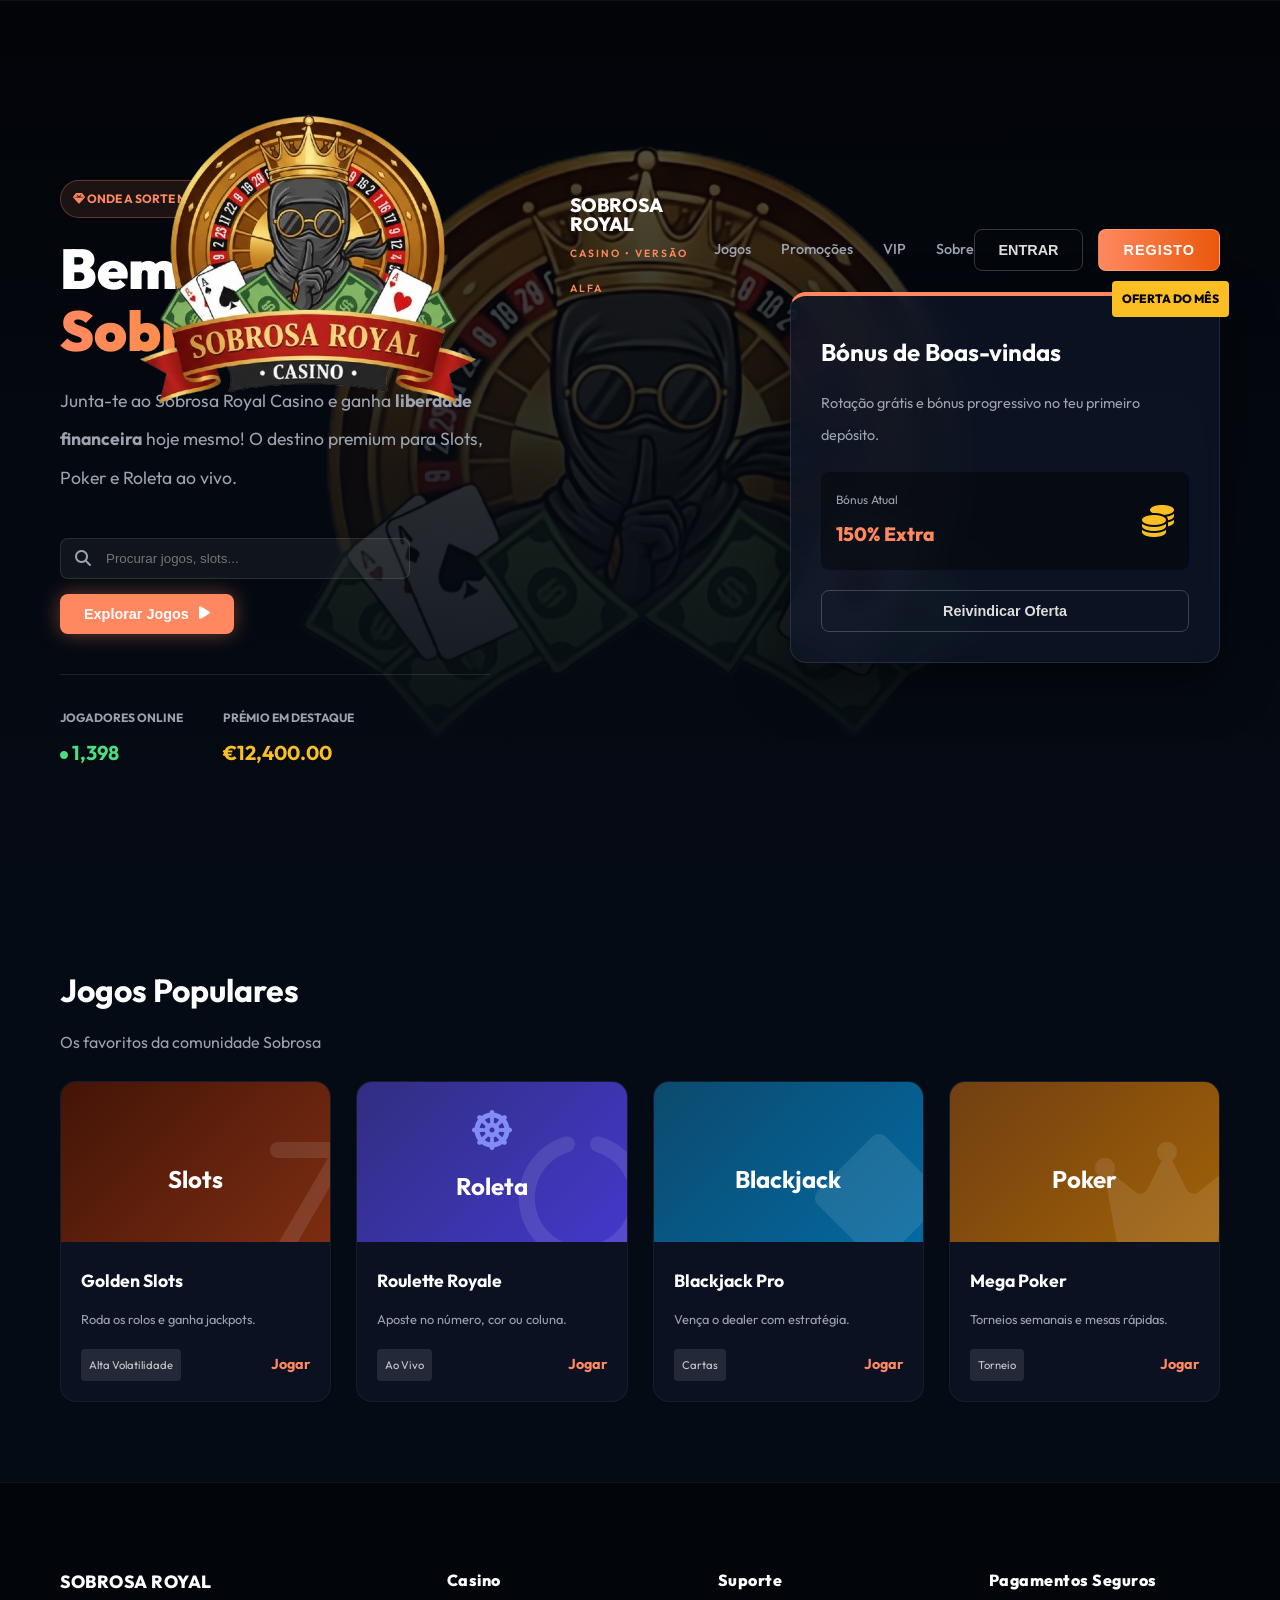
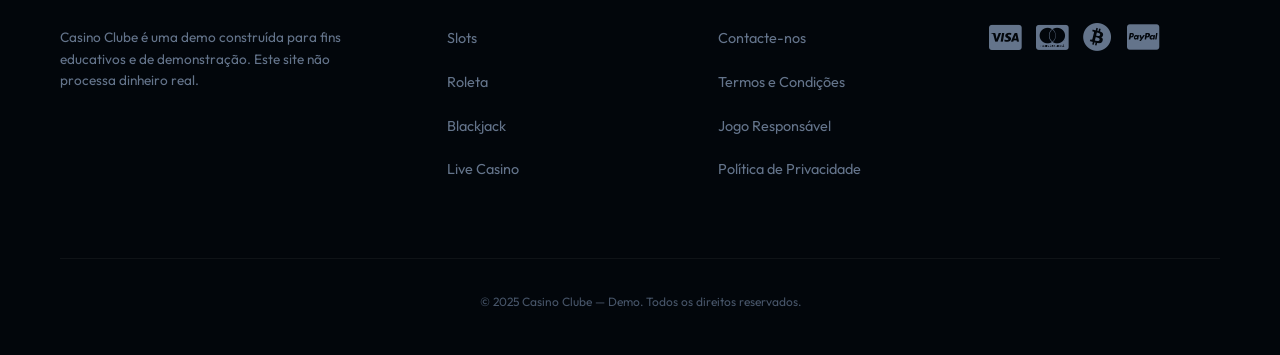
<file: teste-html.html>
<!DOCTYPE html>
<html lang="pt-PT">
<head>
    <meta charset="UTF-8">
    <meta name="viewport" content="width=device-width, initial-scale=1.0">
    <title>Sobrosa Royal Casino - Versão Alpha</title>
    
    <link rel="stylesheet" href="https://cdnjs.cloudflare.com/ajax/libs/font-awesome/6.4.0/css/all.min.css">
    <link href="https://fonts.googleapis.com/css2?family=Outfit:wght@300;400;600;700;900&display=swap" rel="stylesheet">
    
    <link rel="stylesheet" href="Estilos.css">
</head>
<body>

    <nav class="navbar">
        <div class="container nav-content">
            <div class="logo">
                <img src="./Imagens-Casino/SobrosaRoyalCasino.png" class="logo-img" alt="Sobrosa Logo">
                <div class="logo-text">
                    <h1>SOBROSA ROYAL</h1>
                    <span>Casino • Versão Alfa</span>
                </div>
            </div>

            <div class="nav-links">
                <a href="#">Jogos</a>
                <a href="#">Promoções</a>
                <a href="#">VIP</a>
                <a href="#">Sobre</a>
            </div>

            <div class="nav-actions">
                <button class="btn btn-outline">ENTRAR</button>
                <button class="btn btn-gradient">REGISTO</button>
            </div>
        </div>
    </nav>

    <header class="hero">
        <div class="hero-bg">
            <img src="./Imagens-Casino/casinobackground.png" alt="Fundo do Casino">
            <div class="hero-overlay"></div>
            <div class="hero-gradient"></div>
        </div>

        <div class="container hero-grid">
            <div class="hero-content">
                <span class="hero-tag"><i class="fa-solid fa-gem"></i> Onde a sorte nunca acaba</span>
                
                <h1 class="hero-title">
                    Bem-vindo ao <br>
                    <span class="text-gradient">Sobrosa Royal</span>
                </h1>
                
                <p class="hero-desc">
                    Junta-te ao Sobrosa Royal Casino e ganha <strong>liberdade financeira</strong> hoje mesmo! O destino premium para Slots, Poker e Roleta ao vivo.
                </p>
                
                <div style="display: flex; gap: 15px; flex-wrap: wrap; justify-content: inherit;">
                    <div class="search-box">
                        <i class="fa-solid fa-magnifying-glass"></i>
                        <input type="text" placeholder="Procurar jogos, slots...">
                    </div>
                    <button class="btn btn-primary">
                        Explorar Jogos <i class="fa-solid fa-play"></i>
                    </button>
                </div>

                <div class="hero-stats">
                    <div>
                        <span class="stat-label">Jogadores Online</span>
                        <span class="stat-value" style="color: #4ade80">
                            <i class="fa-solid fa-circle" style="font-size: 8px; vertical-align: middle;"></i> 1,398
                        </span>
                    </div>
                    <div>
                        <span class="stat-label">Prémio em Destaque</span>
                        <span class="stat-value text-gold">€12,400.00</span>
                    </div>
                </div>
            </div>

            <div class="hero-card">
                <div class="promo-card">
                    <span class="promo-badge">Oferta do Mês</span>
                    <h3 style="font-size: 1.5rem; font-weight: 700; margin-bottom: 10px;">Bónus de Boas-vindas</h3>
                    <p style="color: #9ca3af; font-size: 0.9rem; margin-bottom: 20px;">Rotação grátis e bónus progressivo no teu primeiro depósito.</p>
                    
                    <div style="background: rgba(0,0,0,0.4); padding: 15px; border-radius: 8px; display: flex; justify-content: space-between; align-items: center; margin-bottom: 20px;">
                        <div>
                            <span style="display: block; font-size: 0.75rem; color: #9ca3af;">Bónus Atual</span>
                            <span class="text-primary" style="font-size: 1.2rem; font-weight: 800;">150% Extra</span>
                        </div>
                        <i class="fa-solid fa-coins text-gold" style="font-size: 2rem;"></i>
                    </div>
                    
                    <button class="btn btn-outline" style="width: 100%; justify-content: center;">Reivindicar Oferta</button>
                </div>
            </div>
        </div>
    </header>

    <section class="section">
        <div class="container">
            <div class="section-header">
                <div>
                    <h2 style="font-size: 2rem; font-weight: 700;">Jogos Populares</h2>
                    <p style="color: var(--text-gray);">Os favoritos da comunidade Sobrosa</p>
                </div>
            </div>

            <div class="games-grid">
                <div class="game-card">
                    <div class="card-visual bg-slots">
                        <i class="fa-solid fa-7 icon-bg"></i>
                        <div style="z-index: 1; text-align: center;">
                            <i class="fa-solid fa-slot-machine text-primary" style="font-size: 2.5rem; margin-bottom: 10px;"></i>
                            <h3 style="font-size: 1.5rem; font-weight: 700;">Slots</h3>
                        </div>
                    </div>
                    <div class="card-content">
                        <h3>Golden Slots</h3>
                        <p>Roda os rolos e ganha jackpots.</p>
                        <div class="card-footer">
                            <span class="tag">Alta Volatilidade</span>
                            <a href="#" class="link-play">Jogar</a>
                        </div>
                    </div>
                </div>

                <div class="game-card">
                    <div class="card-visual bg-roulette">
                        <i class="fa-solid fa-circle-notch icon-bg"></i>
                        <div style="z-index: 1; text-align: center;">
                            <i class="fa-solid fa-dharmachakra" style="font-size: 2.5rem; color: #818cf8; margin-bottom: 10px;"></i>
                            <h3 style="font-size: 1.5rem; font-weight: 700;">Roleta</h3>
                        </div>
                    </div>
                    <div class="card-content">
                        <h3>Roulette Royale</h3>
                        <p>Aposte no número, cor ou coluna.</p>
                        <div class="card-footer">
                            <span class="tag">Ao Vivo</span>
                            <a href="#" class="link-play">Jogar</a>
                        </div>
                    </div>
                </div>

                <div class="game-card">
                    <div class="card-visual bg-cards">
                        <i class="fa-solid fa-diamond icon-bg"></i>
                        <div style="z-index: 1; text-align: center;">
                            <i class="fa-solid fa-cards" style="font-size: 2.5rem; color: #22d3ee; margin-bottom: 10px;"></i>
                            <h3 style="font-size: 1.5rem; font-weight: 700;">Blackjack</h3>
                        </div>
                    </div>
                    <div class="card-content">
                        <h3>Blackjack Pro</h3>
                        <p>Vença o dealer com estratégia.</p>
                        <div class="card-footer">
                            <span class="tag">Cartas</span>
                            <a href="#" class="link-play">Jogar</a>
                        </div>
                    </div>
                </div>

                <div class="game-card">
                    <div class="card-visual bg-poker">
                        <i class="fa-solid fa-crown icon-bg"></i>
                        <div style="z-index: 1; text-align: center;">
                            <i class="fa-solid fa-spade text-gold" style="font-size: 2.5rem; margin-bottom: 10px;"></i>
                            <h3 style="font-size: 1.5rem; font-weight: 700;">Poker</h3>
                        </div>
                    </div>
                    <div class="card-content">
                        <h3>Mega Poker</h3>
                        <p>Torneios semanais e mesas rápidas.</p>
                        <div class="card-footer">
                            <span class="tag">Torneio</span>
                            <a href="#" class="link-play">Jogar</a>
                        </div>
                    </div>
                </div>

            </div>
        </div>
    </section>

    <footer class="footer">
        <div class="container">
            
            <div class="footer-grid">
                
                <div class="footer-col">
                    <h4 class="footer-title brand-title">SOBROSA ROYAL</h4>
                    <p class="footer-desc">
                        Casino Clube é uma demo construída para fins educativos e de demonstração. Este site não processa dinheiro real.
                    </p>
                </div>

                <div class="footer-col">
                    <h4 class="footer-title">Casino</h4>
                    <ul class="footer-links">
                        <li><a href="#">Slots</a></li>
                        <li><a href="#">Roleta</a></li>
                        <li><a href="#">Blackjack</a></li>
                        <li><a href="#">Live Casino</a></li>
                    </ul>
                </div>

                <div class="footer-col">
                    <h4 class="footer-title">Suporte</h4>
                    <ul class="footer-links">
                        <li><a href="#">Contacte-nos</a></li>
                        <li><a href="#">Termos e Condições</a></li>
                        <li><a href="#">Jogo Responsável</a></li>
                        <li><a href="#">Política de Privacidade</a></li>
                    </ul>
                </div>

                <div class="footer-col">
                    <h4 class="footer-title">Pagamentos Seguros</h4>
                    <div class="payment-icons">
                        <i class="fa-brands fa-cc-visa"></i>
                        <i class="fa-brands fa-cc-mastercard"></i>
                        <i class="fa-brands fa-bitcoin"></i>
                        <i class="fa-brands fa-cc-paypal"></i>
                    </div>
                </div>
            </div>

            <div class="footer-bottom">
                <p>&copy; 2025 Casino Clube — Demo. Todos os direitos reservados.</p>
            </div>
        </div>
    </footer>

</body>
</html>
</file>
<file: Estilos.css>
/* --- 1. VARIÁVEIS & CONFIGURAÇÕES GERAIS --- */
:root {
    --bg-dark: #050b14;
    --bg-navy: #0f111a;
    --bg-card: rgba(15, 23, 42, 0.6);
    --primary: #ff8860; /* Laranja Salmão */
    --primary-hover: #e06c45;
    --gold: #fbbf24;
    --text-white: #ffffff;
    --text-gray: #9ca3af;
    --font-main: 'Outfit', sans-serif;
}

* { margin: 0; padding: 0; box-sizing: border-box; }

body {
    background-color: var(--bg-dark);
    color: var(--text-white);
    font-family: var(--font-main);
    line-height: 2.2;
    -webkit-font-smoothing: antialiased;
}

a { text-decoration: none; color: inherit; transition: 0.3s; }
ul { list-style: none; }

.container { max-width: 1200px; margin: 0 auto; padding: 0 20px; }

/* Utilitários de Texto */
.text-primary { color: var(--primary); }
.text-gold { color: var(--gold); }
.text-gradient {
    background: linear-gradient(to right, var(--primary), #fb923c, var(--gold));
    -webkit-background-clip: text;
    background-clip: text;
    color: transparent;
}

/* --- 2. BOTÕES & INPUTS --- */
.btn {
    display: inline-flex;
    align-items: center;
    gap: 10px;
    padding: 12px 24px;
    border-radius: 8px;
    font-weight: 700;
    font-size: 0.9rem;
    cursor: pointer;
    transition: all 0.3s ease;
    border: none;
}

.btn-jogar {
    display: inline-flex;
    align-items: center;
    gap: 10px;
    padding: 0px 10px;
    border-radius: 8px;
    font-weight: 700;
    font-size: 0.9rem;
    cursor: pointer;
    transition: all 0.3s ease;
    border: none;
}

.btn-primary {
    background: var(--primary);
    color: white;
    box-shadow: 0 0 20px rgba(255, 136, 96, 0.4);
}
.btn-primary:hover { background: var(--primary-hover); transform: translateY(-2px); }

.btn-outline {
    background: transparent;
    border: 1px solid rgba(255,255,255,0.2);
    color: #ddd;
}
.btn-outline:hover { border-color: #ea580c; color: #ea580c; }

.btn-gradient {
    background: linear-gradient(90deg, var(--primary), #ea580c);
    color: white;
    border: 1px solid rgba(255,255,255,0.2);
    text-transform: uppercase;
    letter-spacing: 1px;
}

.btn-gradient:hover { border-color: #ea580c; color: #ea580c; background: transparent;}

.search-box { position: relative; width: 100%; max-width: 350px; }
.search-box i { position: absolute; left: 15px; top: 50%; transform: translateY(-50%); color: var(--text-gray); }
.search-box input {
    width: 100%; background: rgba(255,255,255,0.05); border: 1px solid rgba(255,255,255,0.1);
    padding: 12px 12px 12px 45px; border-radius: 8px; color: white; outline: none;
}
.search-box input:focus { border-color: var(--primary); }

/* --- 3. NAVBAR --- */
.navbar {
    position: absolute; top: 0; width: 100%; height: 0px;
    background: transparent;
    border-bottom: 1px solid rgba(255,255,255,0.05); z-index: 100; 
}
.nav-content { display: flex; justify-content: space-between; align-items: center; margin-top: 0px;  }
.logo { display: flex; align-items: center; gap: 10px; }
.logo-text h1 { font-size: 1.2rem; font-weight: 800; line-height: 1; }
.logo-text span { font-size: 0.65rem; color: var(--primary); letter-spacing: 2px; text-transform: uppercase; font-weight: 600; }
.nav-links { display: flex; gap: 30px; }
.nav-links a { font-size: 0.9rem; font-weight: 500; color: var(--text-gray); }
.nav-links a:hover { color: var(--primary); }
.nav-actions { display: flex; gap: 15px; align-items: center; }

/* Fundo escuro por trás do modal */
.overlay {
    position: fixed;
    top: 0;
    left: 0;
    width: 100%;
    height: 100%;
    background: rgba(0, 0, 0, 0.7); /* Fundo preto transparente */
    backdrop-filter: blur(5px);      /* Efeito de desfoque no fundo */
    display: flex;
    justify-content: center;
    align-items: center;
    z-index: 9999;
    
    /* Estado inicial: escondido */
    opacity: 0;
    visibility: hidden;
    transition: all 0.3s ease;
}

/* Classe que torna o modal visível */
.overlay.active {
    opacity: 1;
    visibility: visible;
}

/* Caixa do Modal */
.modal {
    background: #1f2937; /* Cor de fundo do modal (ajusta ao teu tema) */
    color: white;
    padding: 2rem;
    border-radius: 12px;
    width: 90%;
    max-width: 400px;
    position: relative;
    border: 1px solid #374151;
    box-shadow: 0 20px 25px -5px rgba(0, 0, 0, 0.5);
}

/* Campos do formulário */
.field {
    margin-bottom: 1.5rem;
    text-align: left;
}

.field label {
    display: block;
    margin-bottom: 0.5rem;
    font-size: 0.9rem;
    color: #9ca3af;
}

.field input {
    width: 100%;
    padding: 10px;
    border-radius: 6px;
    border: 1px solid #374151;
    background: #111827;
    color: white;
}

/* Botão de fechar (X) */
.close-btn {
    position: absolute;
    top: 10px;
    right: 15px;
    background: none;
    border: none;
    color: #9ca3af;
    font-size: 1.5rem;
    cursor: pointer;
}
.close-btn:hover {
    color: white;
}

/* --- LOGIN MODAL (Estilo Imagem Reference) --- */

/* Fundo desfocado */
.overlay {
    position: fixed;
    top: 0;
    left: 0;
    width: 100%;
    height: 100%;
    background: rgba(5, 11, 20, 0.7); /* Escuro mas transparente */
    backdrop-filter: blur(8px);       /* O efeito de "vidro" desfocado da imagem */
    display: flex;
    justify-content: center;
    align-items: center;
    z-index: 9999;
    opacity: 0;
    visibility: hidden;
    transition: all 0.3s ease;
}

.overlay.active {
    opacity: 1;
    visibility: visible;
}

/* Caixa do Login */
.login-card {
    background-color: #0f141f; /* Azul quase preto, igual à imagem */
    border: 1px solid #1f2937;
    border-radius: 12px;
    padding: 30px;
    width: 100%;
    max-width: 400px;
    box-shadow: 0 25px 50px -12px rgba(0, 0, 0, 0.5);
    font-family: var(--font-main);
}

.login-card h2 {
    color: white;
    font-size: 1.5rem;
    font-weight: 700;
    margin-bottom: 20px;
}

/* Inputs e Labels */
.form-group {
    margin-bottom: 20px;
    text-align: left;
}

.form-group label {
    display: block;
    color: #cbd5e1; /* Cinzento claro */
    font-size: 0.9rem;
    margin-bottom: 8px;
}

.form-group input {
    width: 100%;
    background-color: #050b14; /* Fundo muito escuro para o input */
    border: 1px solid #374151;
    border-radius: 6px;
    padding: 12px 15px;
    color: white;
    font-size: 0.95rem;
    outline: none;
    transition: border-color 0.3s ease;
}

/* O Efeito Dourado ao clicar (Foco) */
.form-group input:focus {
    border-color: var(--gold); /* Usa a tua variável gold (#fbbf24) */
    box-shadow: 0 0 0 1px var(--gold); /* Cria um brilho subtil */
}

/* Botões do Modal */
.form-actions {
    display: flex;
    justify-content: flex-end; /* Alinha à direita como na imagem */
    gap: 15px;
    margin-top: 30px;
}

.btn-cancel {
    background: transparent;
    border: 1px solid #374151;
    color: #cbd5e1;
    padding: 10px 20px;
    border-radius: 6px;
    font-weight: 600;
    cursor: pointer;
    transition: 0.3s;
}

.btn-cancel:hover {
    background: rgba(255, 255, 255, 0.05);
    color: white;
}

.btn-confirm {
    background: #1f2937; /* Fundo escuro igual imagem */
    border: 1px solid var(--gold); /* Borda dourada subtil para destacar */
    color: var(--gold);
    padding: 10px 24px;
    border-radius: 6px;
    font-weight: 700;
    cursor: pointer;
    transition: 0.3s;
}

.btn-confirm:hover {
    background: var(--gold);
    color: #050b14; /* Texto fica escuro ao passar o rato */
}


/* --- 4. HERO (COM IMAGEM FOCADA) --- */
.hero {
    position: relative; padding: 180px 0 100px 0; overflow: hidden;
    min-height: 80vh; display: flex; align-items: center;
}
.hero-bg { position: absolute; top: 0; left: 0; width: 100%; height: 100%; z-index: 0; }
.hero-bg img { width: 100%; height: 100%; object-fit: cover; object-position: center; }
.hero-overlay { position: absolute; top: 0; left: 0; width: 100%; height: 100%; background: rgba(0, 0, 0, 0.6); }
.hero-gradient {
    position: absolute; bottom: 0; left: 0; width: 100%; height: 100%;
    background: linear-gradient(to top, var(--bg-dark) 0%, rgba(5,11,20,0.6) 50%, transparent 100%);
}
.hero-grid { display: grid; grid-template-columns: 1fr 1fr; gap: 300px; position: relative; z-index: 10; align-items: center; }
.hero-tag {
    display: inline-block; background: rgba(255, 136, 96, 0.1); border: 1px solid rgba(255, 136, 96, 0.3);
    color: var(--primary); padding: 5px 12px; border-radius: 20px; font-size: 0.75rem; font-weight: 700; text-transform: uppercase; margin-bottom: 20px;
}
.hero-title { font-size: 3.5rem; font-weight: 900; line-height: 1.1; margin-bottom: 20px; }
.hero-desc { font-size: 1.1rem; color: var(--text-gray); margin-bottom: 40px; max-width: 500px; }
.hero-stats { display: flex; gap: 40px; margin-top: 40px; padding-top: 30px; border-top: 1px solid rgba(255,255,255,0.1); }
.stat-label { font-size: 0.75rem; color: var(--text-gray); text-transform: uppercase; font-weight: 700; display: block; }
.stat-value { font-size: 1.25rem; font-weight: 700; }

/* Cartão Flutuante Hero */
.promo-card {
    background: rgba(15, 23, 42, 0.7); backdrop-filter: blur(12px); border: 1px solid rgba(255, 255, 255, 0.1);
    border-top: 4px solid var(--primary); border-radius: 16px; padding: 30px; position: relative; box-shadow: 0 20px 50px rgba(0,0,0,0.5);
}
.promo-badge {
    position: absolute; top: -15px; right: -10px; background: var(--gold); color: black;
    font-weight: 800; font-size: 0.75rem; padding: 5px 10px; border-radius: 4px; text-transform: uppercase;
}

/* --- 5. GRELHA DE JOGOS --- */
.section { padding: 80px 0; }
.section-header { display: flex; justify-content: space-between; align-items: flex-end; margin-bottom: 20px; }
.games-grid { display: grid; grid-template-columns: repeat(auto-fit, minmax(250px, 1fr)); gap: 25px; }
.game-card {
    background: var(--bg-card); border: 1px solid rgba(255,255,255,0.05); border-radius: 16px; overflow: hidden; transition: 0.3s; cursor: pointer;
}
.game-card:hover { transform: translateY(-5px); border-color: var(--primary); box-shadow: 0 10px 30px -10px rgba(255, 136, 96, 0.3); }
.card-visual { height: 160px; position: relative; display: flex; align-items: center; justify-content: center; overflow: hidden; }
.bg-slots { background: linear-gradient(135deg, #431407, #7c2d12); }
.bg-roulette { background: linear-gradient(135deg, #312e81, #4338ca); }
.bg-cards { background: linear-gradient(135deg, #0c4a6e, #0369a1); }
.bg-poker { background: linear-gradient(135deg, #713f12, #a16207); }
.icon-bg { position: absolute; font-size: 8rem; opacity: 0.1; right: -20px; bottom: -20px; transition: 0.5s; }
.game-card:hover .icon-bg { transform: scale(1.5) rotate(10deg); }
.card-content { padding: 20px; }
.card-content h3 { font-size: 1.1rem; font-weight: 700; margin-bottom: 5px; }
.card-content p { font-size: 0.8rem; color: var(--text-gray); margin-bottom: 15px; }
.card-footer { display: flex; justify-content: space-between; align-items: center; }
.tag { background: rgba(255,255,255,0.1); font-size: 0.7rem; padding: 4px 8px; border-radius: 4px; color: #ccc; }
.link-play { color: var(--primary); font-weight: 700; font-size: 0.9rem; }

/* Cria uma grelha dividida: Texto à esquerda, Cartões à direita */
.hero-grid-owners {
    display: grid;
    position: relative;       
    gap: 0px;
}

/* Área dos Cartões (Lado Direito) */
.owners-display {
    display: flex;
    gap: 20px; /* Espaço entre os dois retângulos */
    justify-content: center;
}

/* O Design do Retângulo Vertical */
.owner-card-vertical {
    width: 200px;       /* Largura do retângulo */
    height: 350px;      /* Altura do retângulo (bem alto como no desenho) */
    background: rgba(0, 0, 0, 0.6); /* Fundo escuro transparente */
    backdrop-filter: blur(10px);    /* Efeito vidro */
    border: 2px solid rgba(212, 175, 55, 0.3); /* Borda dourada suave */
    border-radius: 15px;
    display: flex;
    flex-direction: column;
    align-items: center;
    justify-content: flex-end; /* Texto no fundo do cartão */
    padding: 20px;
    transition: transform 0.3s ease, border-color 0.3s ease;
    position: relative;
    overflow: hidden;
}

/* Efeito ao passar o rato */
.owner-card-vertical:hover {
    transform: translateY(-10px); /* Sobe um pouco */
    border-color: #d4af37; /* Borda fica dourado vivo */
    box-shadow: 0 10px 30px rgba(0,0,0,0.5);
}

/* Placeholder para a Imagem/Ícone no centro */
.owner-image-placeholder {
    position: absolute;
    top: 0;
    left: 0;
    width: 100%;
    height: 100%;
    display: flex;
    align-items: center;
    justify-content: center;
    z-index: 0;
}

.owner-image-placeholder i {
    font-size: 5rem;
    color: rgba(255,255,255,0.1); /* Ícone grande e subtil */
}

/* Texto na parte de baixo do retângulo */
.owner-details {
    z-index: 1;
    margin-bottom: -20px;
    text-align: center;
    background: linear-gradient(to top, rgba(0,0,0,0.9), transparent);
    width: 100%;
    padding-top: 20px;
}

.owner-details h3 {
    color: #d4af37; /* Dourado */
    font-size: 1.2rem;
    margin-bottom: -20px;
    font-weight: 700;
    text-transform: uppercase;
}

.owner-details p {
    color: #fff;
    font-size: 0.9rem;
    margin: 0;
}

/* Responsividade: No telemóvel, ficam um por baixo do outro */
@media (max-width: 768px) {
    .hero-grid-owners {
        grid-template-columns: 1fr; /* Uma coluna */
        text-align: center;
    }
    .owners-display {
        margin-top: 30px;
    }
}

/* Mobile */
@media (max-width: 991px) {
    .hero-grid { grid-template-columns: 1fr; text-align: center; }
    .hero-desc { margin: 0 auto 40px auto; }
    .hero-stats { justify-content: center; }
    .search-box { margin: 0 auto; }
    .promo-card { margin-top: 40px; }
    .nav-links { display: none; }
}

/* --- 6. RODAPÉ (FOOTER) --- */
.footer {
    background-color: #02060b; /* Um tom mais escuro que o fundo principal */
    border-top: 1px solid rgba(255, 255, 255, 0.05);
    padding: 80px 0 40px 0;
    margin-top: auto;
    font-size: 0.9rem;
}

.footer-grid {
    display: grid;
    grid-template-columns: 1.5fr 1fr 1fr 1fr;
    gap: 40px;
    margin-bottom: 60px;
    text-align: left;
}

.footer-col {
    display: flex;
    flex-direction: column;
}

/* Títulos das Colunas */
.footer-title {
    color: var(--text-white);
    font-weight: 800;
    font-size: 1rem;
    margin-bottom: 25px;
    letter-spacing: 0.5px;
}

.brand-title {
    text-transform: uppercase;
    font-size: 1.1rem;
}

/* Texto descritivo */
.footer-desc {
    color: #64748b;
    line-height: 1.6;
    max-width: 300px;
    font-size: 0.85rem;
}

/* Links */
.footer-links li {
    margin-bottom: 12px;
}

.footer-links a {
    color: #64748b;
    font-weight: 400;
    transition: 0.3s;
}

.footer-links a:hover {
    color: var(--text-white);
    padding-left: 5px;
}

/* Ícones de Pagamento */
.payment-icons {
    display: flex;
    gap: 15px;
    font-size: 1.8rem;
    color: #64748b;
}

.payment-icons i {
    cursor: pointer;
    transition: 0.3s;
}

.payment-icons i:hover {
    color: var(--text-white);
}

/* Copyright (Parte inferior) */
.footer-bottom {
    border-top: 1px solid rgba(255, 255, 255, 0.05);
    padding-top: 30px;
    text-align: center;
}

.footer-bottom p {
    color: #475569;
    font-size: 0.75rem;
}

/* Responsividade para Telemóvel (RODAPÉ) */
@media (max-width: 768px) {
    .footer-grid {
        grid-template-columns: 1fr;
        gap: 40px;
        text-align: center;
    }

    .footer-desc {
        margin: 0 auto;
    }

    .payment-icons {
        justify-content: center;
    }
} /* <--- AQUI ESTAVA O ERRO! ESTA CHAVETA ESTAVA EM FALTA */

/* =========================================
   NOVOS CARTÕES VERTICAIS VIP
   ========================================= */

/* 1. A Grelha que mete os cartões lado a lado */
.vip-cards-grid {
    display: grid;
    grid-template-columns: repeat(auto-fit, minmax(220px, 1fr));
    gap: 30px;
    justify-content: center;
    margin-top: 40px;
}

/* 2. O Design do Cartão (O fundo de vidro) */
.vip-vertical-card {
    height: 450px; /* Altura fixa para ficarem iguais */
    background: rgba(0, 0, 0, 0.6); /* Fundo preto transparente */
    backdrop-filter: blur(10px);    /* Efeito vidro */
    -webkit-backdrop-filter: blur(10px); /* Para funcionar no Safari/Chrome */
    border: 1px solid rgba(255, 255, 255, 0.1);
    border-radius: 16px;
    padding: 30px 20px;
    
    display: flex; /* Alinha o conteúdo verticalmente */
    flex-direction: column;
    align-items: center;
    text-align: center;
    
    transition: all 0.3s ease;
    position: relative;
    overflow: hidden;
}

/* Efeito ao passar o rato */
.vip-vertical-card:hover {
    transform: translateY(-10px); /* Sobe um pouco */
    box-shadow: 0 15px 30px rgba(0,0,0,0.5); /* Sombra forte */
}

/* 3. Estilos Específicos por Nível (Cores) */

/* Bronze */
.level-bronze { border-bottom: 4px solid #cd7f32; }
.level-bronze .vip-card-icon { color: #cd7f32; }
.level-bronze:hover { border-color: #cd7f32; box-shadow: 0 15px 30px rgba(205, 127, 50, 0.2); }

/* Prata */
.level-silver { border-bottom: 4px solid #c0c0c0; }
.level-silver .vip-card-icon { color: #e0e0e0; }
.level-silver:hover { border-color: #c0c0c0; box-shadow: 0 15px 30px rgba(192, 192, 192, 0.2); }

/* Ouro */
.level-gold { border-bottom: 4px solid #ffd700; }
.level-gold .vip-card-icon { color: #ffd700; }
.level-gold:hover { border-color: #ffd700; box-shadow: 0 15px 30px rgba(255, 215, 0, 0.2); }

/* Diamante */
.level-diamond { border-bottom: 4px solid #00d2ff; }
.level-diamond .vip-card-icon { color: #00d2ff; }
.level-diamond:hover { border-color: #00d2ff; box-shadow: 0 15px 30px rgba(0, 210, 255, 0.2); }

/* 4. Conteúdo dentro do cartão */

/* Ícone grande */
.vip-card-icon {
    font-size: 3.5rem;
    margin-bottom: 20px;
    transition: 0.3s;
}

/* Título (Bronze, Prata...) */
.vip-card-content h3 {
    font-size: 1.5rem;
    font-weight: 800;
    text-transform: uppercase;
    letter-spacing: 1px;
    margin-bottom: 5px;
    color: #fff;
}

/* Texto de requisito (Entrada: X) */
.requirement {
    font-size: 0.85rem;
    color: var(--text-gray); /* Certifica-te que tens esta variável ou usa #9ca3af */
    margin-bottom: 25px;
    padding-bottom: 15px;
    border-bottom: 1px solid rgba(255,255,255,0.1);
    width: 100%;
}

/* Lista de Benefícios */
.benefits-list {
    list-style: none;
    padding: 0;
    text-align: center;
    width: 100%;
}

.benefits-list li {
    margin-bottom: 12px;
    font-size: 0.95rem;
    color: #e2e8f0;
    display: block;
}
</file>
